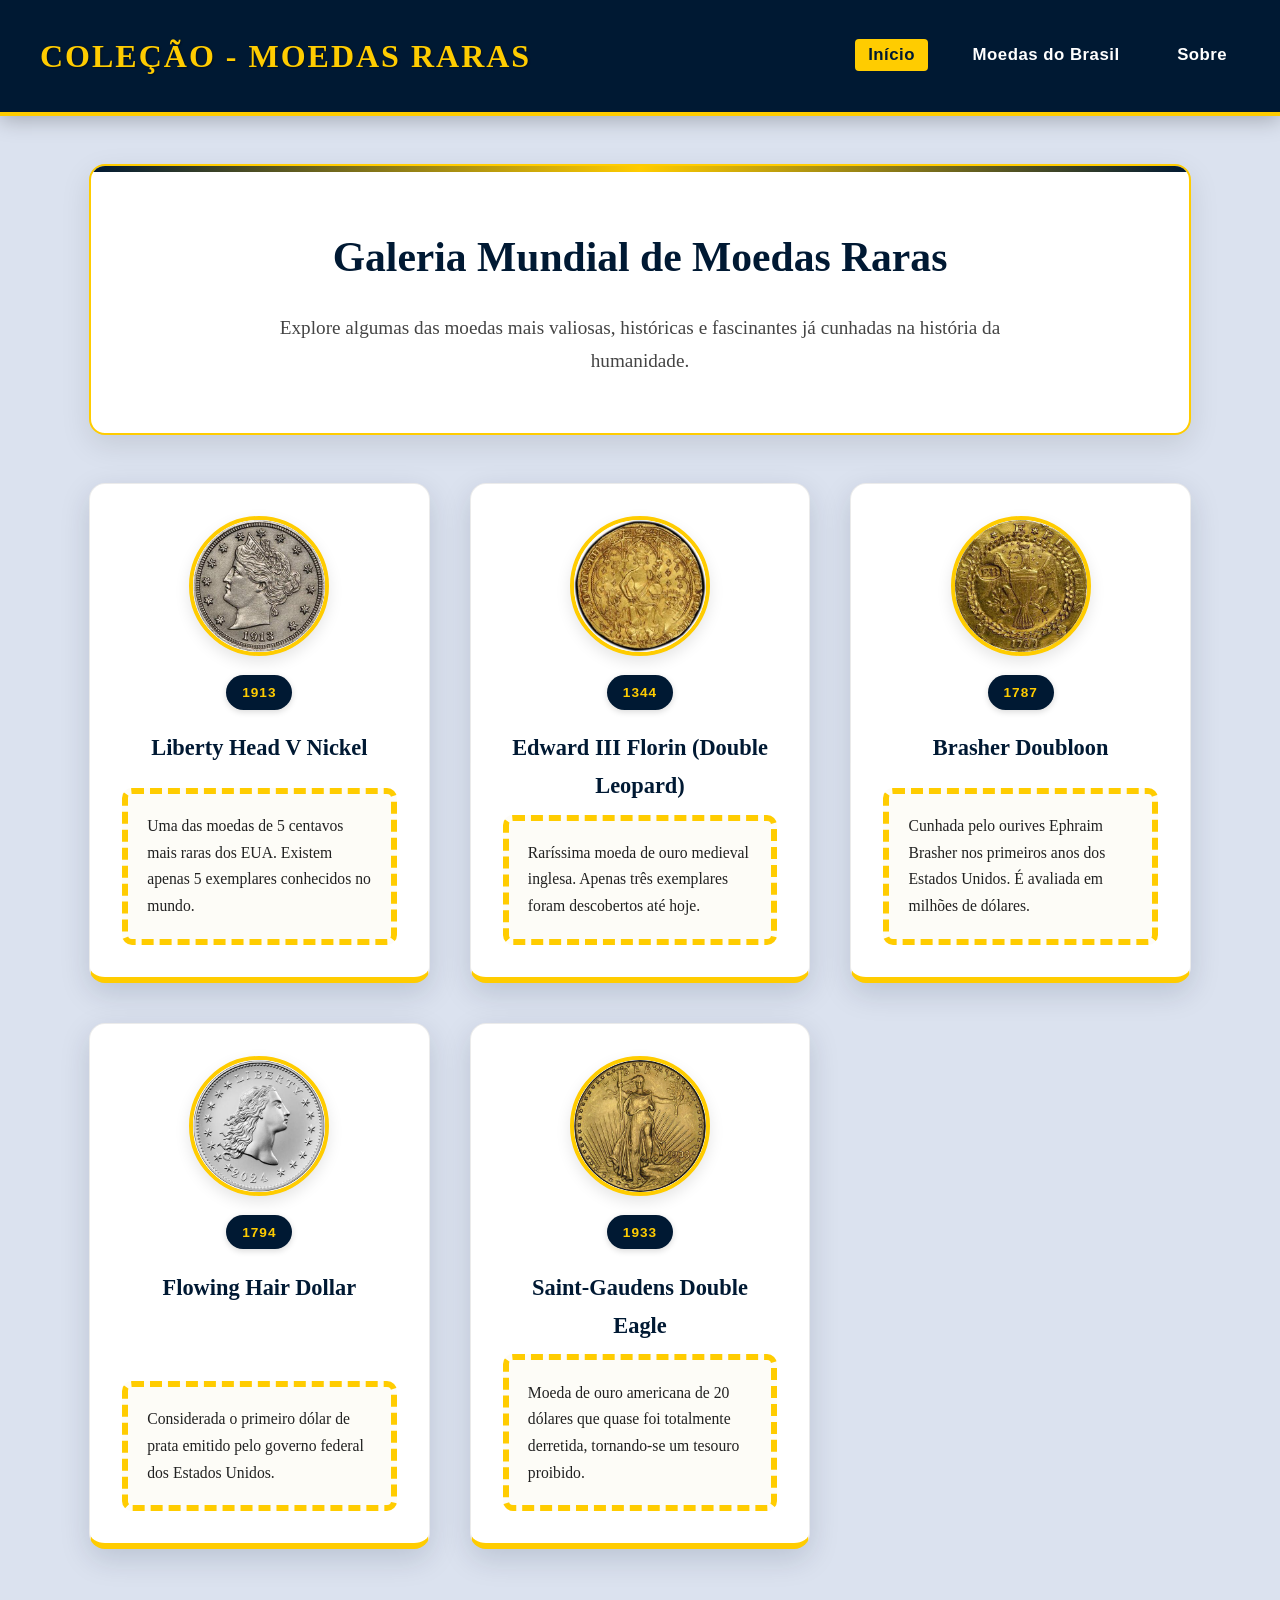
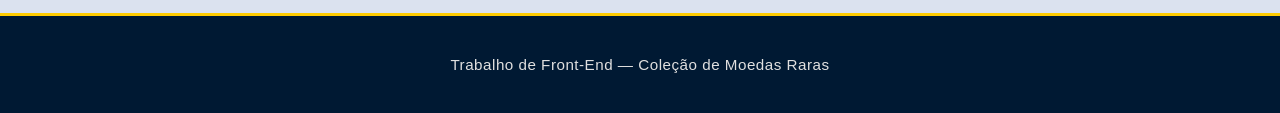
<file: index.html>
<!DOCTYPE html>
<html lang="pt-BR">
<head>
    <meta charset="UTF-8">
    <meta name="viewport" content="width=device-width, initial-scale=1.0">
    <title>Coleção - Moedas Raras - Início</title>
    <link rel="icon" type="image/png" href="imagens/Moeda.png">
    <!-- Ligação com o CSS externo -->
    <link rel="stylesheet" href="style.css">
</head>
<body>

    <header>
        <h1>Coleção - Moedas Raras</h1>
        <nav>
            <ul>
                <li><a href="index.html" class="ativo">Início</a></li>
                <li><a href="Moedas_Brasil.html">Moedas do Brasil</a></li>
                <li><a href="Sobre.html">Sobre</a></li>
            </ul>
        </nav>
    </header>

    <main class="container">
        <section class="hero">
            <h2>Galeria Mundial de Moedas Raras</h2>
            <p>
                Explore algumas das moedas mais valiosas, históricas e fascinantes já cunhadas na história da humanidade.
            </p>
        </section>

        <div class="grade-moedas">
            <!-- Moeda 1: Liberty Head V Nickel -->
            <article class="card-moeda">
                <div>
                    <img src="imagens/LibertyHeadV1913.jpg" alt="Liberty Head V Nickel">
                    <span class="tag-ano">1913</span>
                    <h3>Liberty Head V Nickel</h3>
                </div>
                <div class="info-box">
                    <p>Uma das moedas de 5 centavos mais raras dos EUA. Existem apenas 5 exemplares conhecidos no mundo.</p>
                </div>
            </article>

            <!-- Moeda 2: Edward III Florin -->
            <article class="card-moeda">
                <div>
                    <img src="imagens/EdwardIII_Florin.jpg" alt="Edward III Florin">
                    <span class="tag-ano">1344</span>
                    <h3>Edward III Florin (Double Leopard)</h3>
                </div>
                <div class="info-box">
                    <p>Raríssima moeda de ouro medieval inglesa. Apenas três exemplares foram descobertos até hoje.</p>
                </div>
            </article>

            <!-- Moeda 3: Brasher Doubloon -->
            <article class="card-moeda">
                <div>
                    <img src="imagens/Brasher_Doubloon.jpg" alt="Brasher Doubloon">
                    <span class="tag-ano">1787</span>
                    <h3>Brasher Doubloon</h3>
                </div>
                <div class="info-box">
                    <p>Cunhada pelo ourives Ephraim Brasher nos primeiros anos dos Estados Unidos. É avaliada em milhões de dólares.</p>
                </div>
            </article>

            <!-- Moeda 4: Flowing Hair Dollar -->
            <article class="card-moeda">
                <div>
                    <img src="imagens/FlowingHair_Silver.jpg" alt="Flowing Hair Dollar">
                    <span class="tag-ano">1794</span>
                    <h3>Flowing Hair Dollar</h3>
                </div>
                <div class="info-box">
                    <p>Considerada o primeiro dólar de prata emitido pelo governo federal dos Estados Unidos.</p>
                </div>
            </article>

            <!-- Moeda 5: Double Eagle -->
            <article class="card-moeda">
                <div>
                    <img src="imagens/1933Double_Eagle.jpg" alt="Saint-Gaudens Double Eagle">
                    <span class="tag-ano">1933</span>
                    <h3>Saint-Gaudens Double Eagle</h3>
                </div>
                <div class="info-box">
                    <p>Moeda de ouro americana de 20 dólares que quase foi totalmente derretida, tornando-se um tesouro proibido.</p>
                </div>
            </article>
        </div>
    </main>

    <footer>
        <p>Trabalho de Front-End — Coleção de Moedas Raras</p>
    </footer>

</body>
</html>
</file>
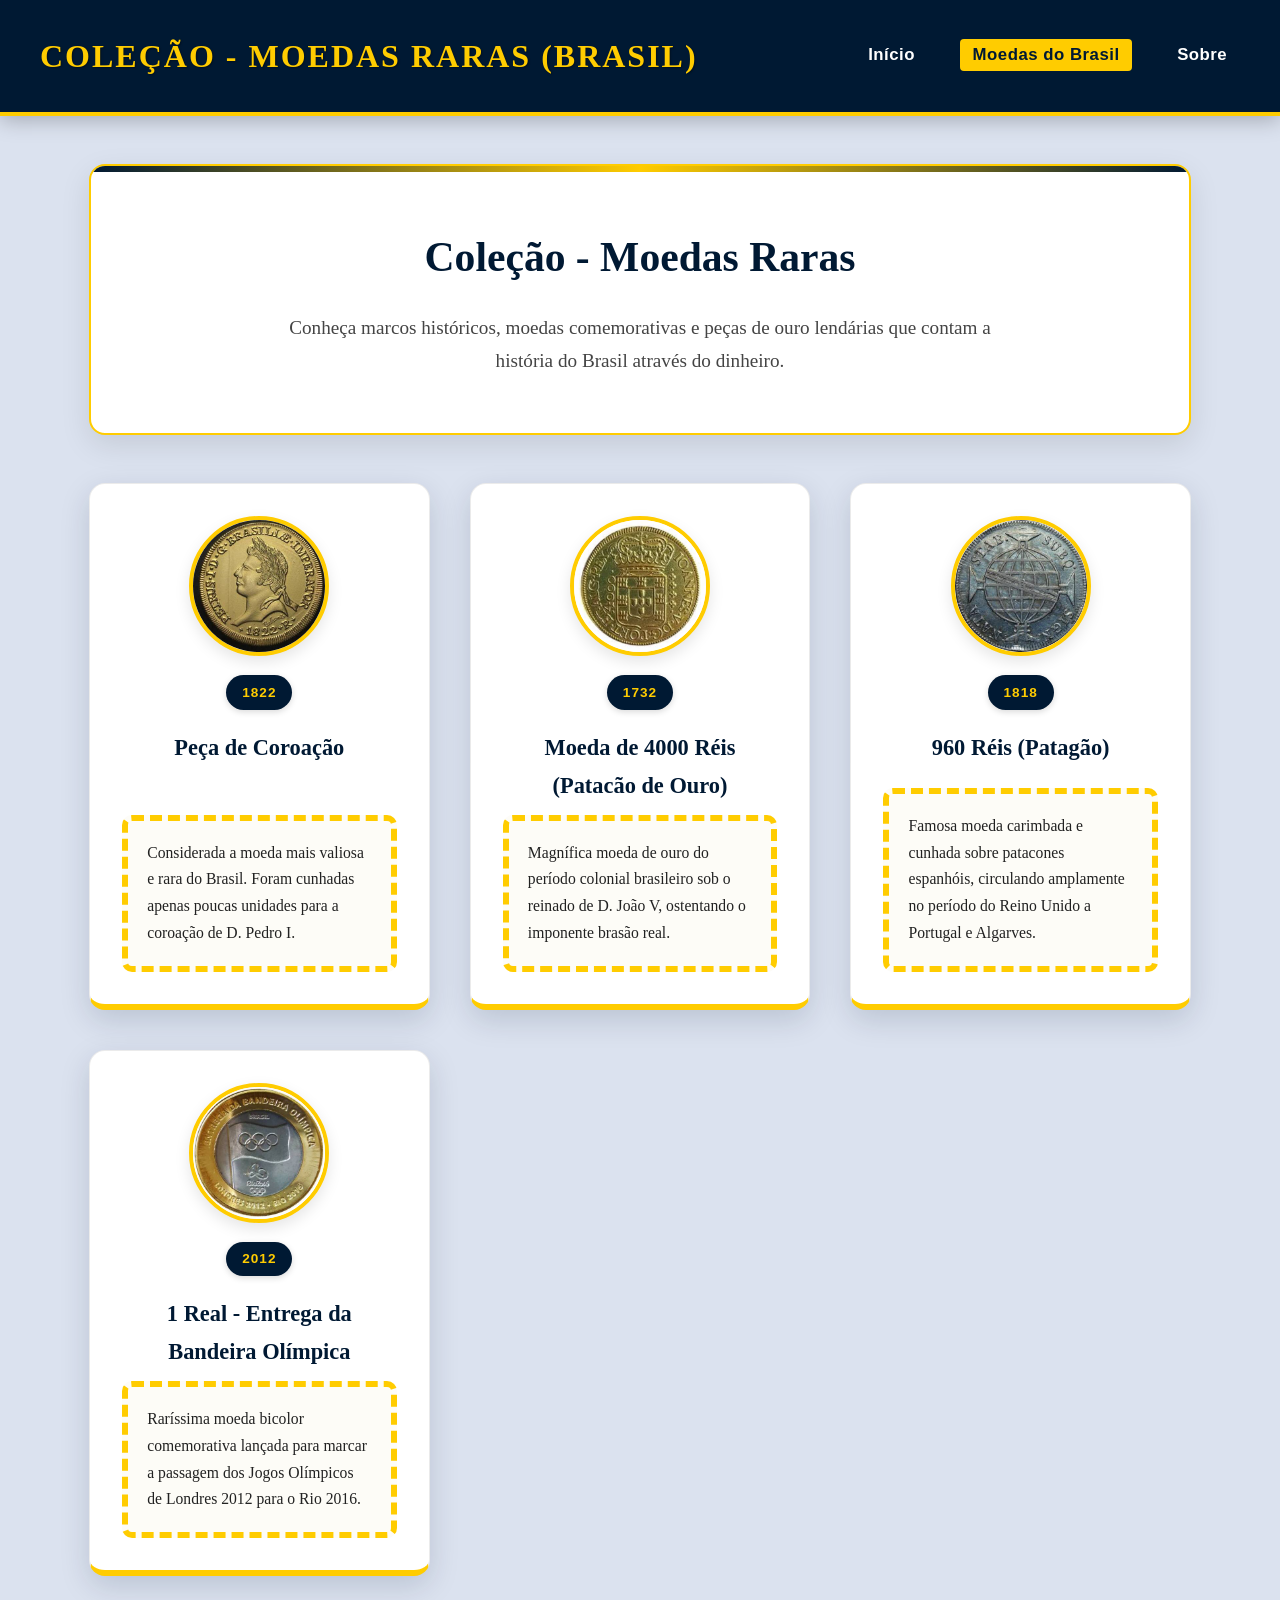
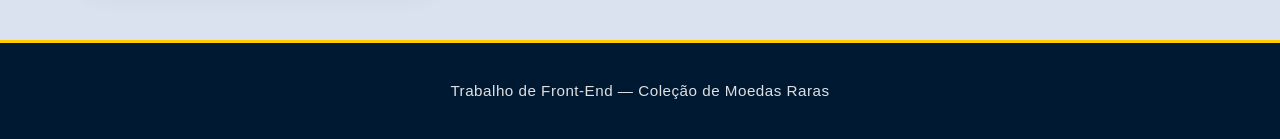
<file: Moedas_Brasil.html>
<!DOCTYPE html>
<html lang="pt-BR">
<head>
    <meta charset="UTF-8">
    <meta name="viewport" content="width=device-width, initial-scale=1.0">
    <title>Coleção - Raras Moedas do Brasil</title>
    <link rel="icon" type="image/png" href="imagens/Moeda.png">
    <!-- Ligação com o mesmo CSS externo -->
    <link rel="stylesheet" href="style.css">
</head>
<body>

    <header>
        <h1>Coleção - Moedas Raras (Brasil)</h1>
        <nav>
            <ul>
                <li><a href="index.html">Início</a></li>
                <li><a href="Moedas_Brasil.html" class="ativo">Moedas do Brasil</a></li>
                <li><a href="Sobre.html">Sobre</a></li>
            </ul>
        </nav>
    </header>

    <main class="container">
        <section class="hero">
            <h2>Coleção - Moedas Raras</h2>
            <p>
                Conheça marcos históricos, moedas comemorativas e peças de ouro lendárias que contam a história do Brasil através do dinheiro.
            </p>
        </section>

        <div class="grade-moedas">
            <!-- Moeda 1: Peça de Coroação -->
            <article class="card-moeda">
                <div>
                    <img src="imagens/Peca_Coroacao.jpg" alt="Peça de Coroação de D. Pedro I">
                    <span class="tag-ano">1822</span>
                    <h3>Peça de Coroação</h3>
                </div>
                <div class="info-box">
                    <p>Considerada a moeda mais valiosa e rara do Brasil. Foram cunhadas apenas poucas unidades para a coroação de D. Pedro I.</p>
                </div>
            </article>

            <!-- Moeda 2: 4000 Réis -->
            <article class="card-moeda">
                <div>
                    <img src="imagens/4000Reis.jpg" alt="Moeda de 4000 Réis">
                    <span class="tag-ano">1732</span>
                    <h3>Moeda de 4000 Réis (Patacão de Ouro)</h3>
                </div>
                <div class="info-box">
                    <p>Magnífica moeda de ouro do período colonial brasileiro sob o reinado de D. João V, ostentando o imponente brasão real.</p>
                </div>
            </article>

            <!-- Moeda 3: 960 Réis do Rio de Janeiro -->
            <article class="card-moeda">
                <div>
                    <img src="imagens/960Reis_RiodeJaneiro.jpg" alt="Moeda de 960 Réis">
                    <span class="tag-ano">1818</span>
                    <h3>960 Réis (Patagão)</h3>
                </div>
                <div class="info-box">
                    <p>Famosa moeda carimbada e cunhada sobre patacones espanhóis, circulando amplamente no período do Reino Unido a Portugal e Algarves.</p>
                </div>
            </article>

            <!-- Moeda 4: 1 Real Olímpica (Entrega da Bandeira) -->
            <article class="card-moeda">
                <div>
                    <img src="imagens/Moeda_1RealOlimpica.jpg" alt="1 Real Entrega da Bandeira Olímpica">
                    <span class="tag-ano">2012</span>
                    <h3>1 Real - Entrega da Bandeira Olímpica</h3>
                </div>
                <div class="info-box">
                    <p>Raríssima moeda bicolor comemorativa lançada para marcar a passagem dos Jogos Olímpicos de Londres 2012 para o Rio 2016.</p>
                </div>
            </article>
        </div>
    </main>

    <footer>
        <p>Trabalho de Front-End — Coleção de Moedas Raras</p>
    </footer>

</body>
</html>
</file>
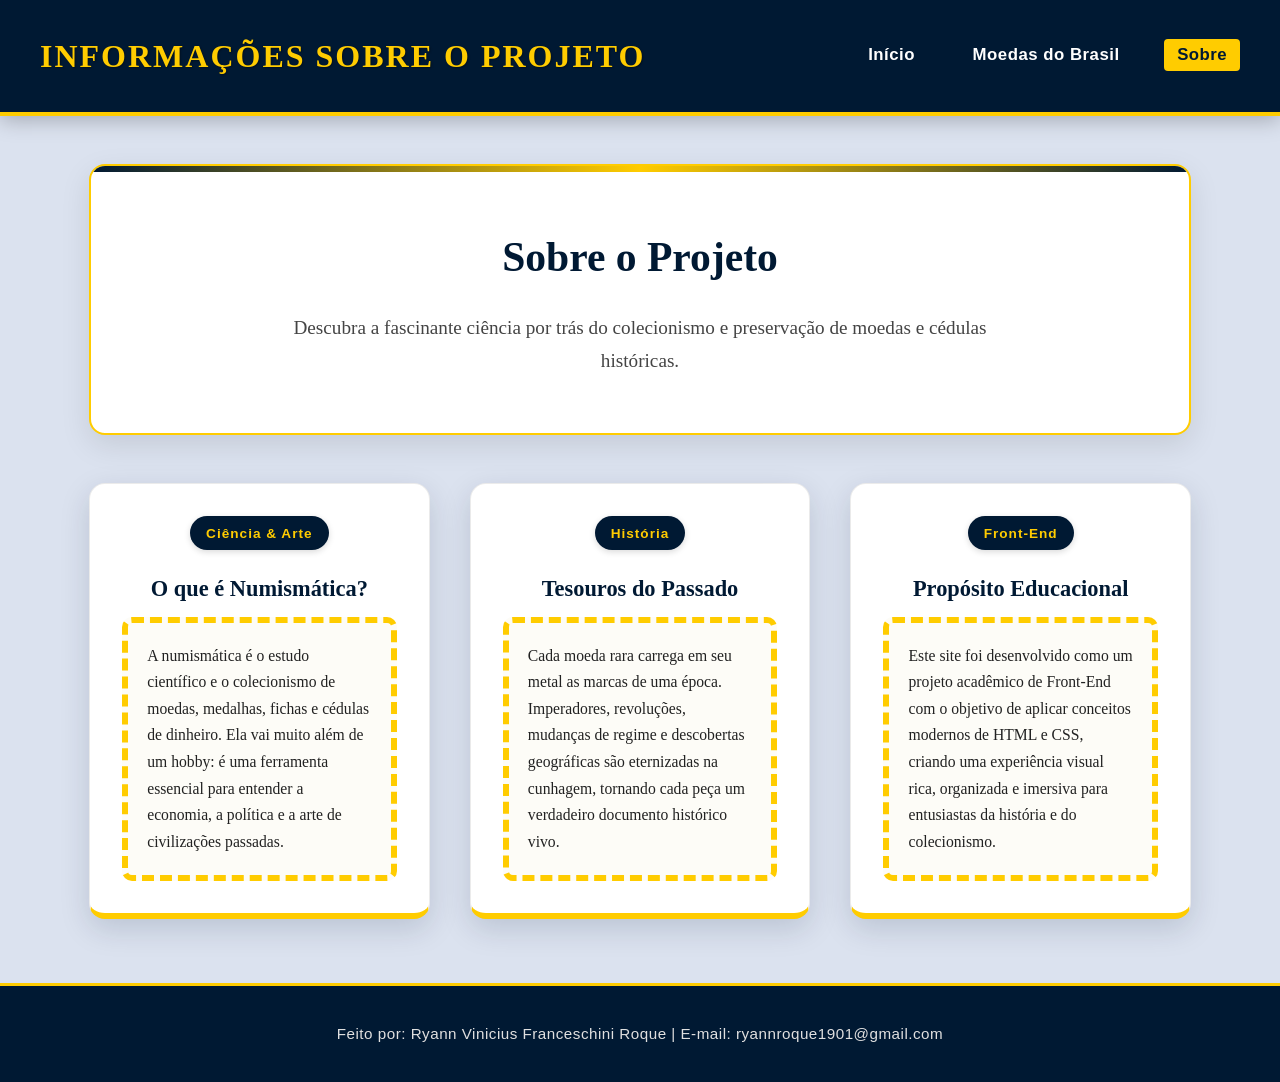
<file: Sobre.html>
<!DOCTYPE html>
<html lang="pt-BR">
<head>
    <meta charset="UTF-8">
    <meta name="viewport" content="width=device-width, initial-scale=1.0">
    <title>Numismática & Raridades - Sobre</title>
    <link rel="icon" type="image/png" href="imagens/Moeda.png">
    <!-- Ligação com o mesmo CSS externo -->
    <link rel="stylesheet" href="style.css">
</head>
<body>

    <header>
        <h1>Informações sobre o projeto</h1>
        <nav>
            <ul>
                <li><a href="index.html">Início</a></li>
                <li><a href="Moedas_Brasil.html">Moedas do Brasil</a></li>
                <li><a href="Sobre.html" class="ativo">Sobre</a></li>
            </ul>
        </nav>
    </header>

    <main class="container">
        <section class="hero">
            <h2>Sobre o Projeto</h2>
            <p>
                Descubra a fascinante ciência por trás do colecionismo e preservação de moedas e cédulas históricas.
            </p>
        </section>

        <div class="grade-moedas">
            <!-- Card 1: O que é Numismática -->
            <article class="card-moeda">
                <div>
                    <span class="tag-ano">Ciência & Arte</span>
                    <h3>O que é Numismática?</h3>
                </div>
                <div class="info-box">
                    <p>A numismática é o estudo científico e o colecionismo de moedas, medalhas, fichas e cédulas de dinheiro. Ela vai muito além de um hobby: é uma ferramenta essencial para entender a economia, a política e a arte de civilizações passadas.</p>
                </div>
            </article>

            <!-- Card 2: A Importância Histórica -->
            <article class="card-moeda">
                <div>
                    <span class="tag-ano">História</span>
                    <h3>Tesouros do Passado</h3>
                </div>
                <div class="info-box">
                    <p>Cada moeda rara carrega em seu metal as marcas de uma época. Imperadores, revoluções, mudanças de regime e descobertas geográficas são eternizadas na cunhagem, tornando cada peça um verdadeiro documento histórico vivo.</p>
                </div>
            </article>

            <!-- Card 3: Sobre o Trabalho -->
            <article class="card-moeda">
                <div>
                    <span class="tag-ano">Front-End</span>
                    <h3>Propósito Educacional</h3>
                </div>
                <div class="info-box">
                    <p>Este site foi desenvolvido como um projeto acadêmico de Front-End com o objetivo de aplicar conceitos modernos de HTML e CSS, criando uma experiência visual rica, organizada e imersiva para entusiastas da história e do colecionismo.</p>
                </div>
            </article>
        </div>
    </main>

    <footer>
        <p>Feito por: Ryann Vinicius Franceschini Roque | E-mail: ryannroque1901@gmail.com</p>
    </footer>

</body>
</html>
</file>
<file: style.css>
* {
    margin: 0;
    padding: 0;
    box-sizing: border-box;
}

body {
    font-family: 'Georgia', serif;
    background-color: #dbe2ef;
    color: #111111;
    line-height: 1.7;
}

/* Cabeçalho */
header {
    background-color: #001933;
    color: #ffcc00;
    padding: 1.8rem 2.5rem;
    display: flex;
    justify-content: space-between;
    align-items: center;
    border-bottom: 4px solid #ffcc00;
    box-shadow: 0 4px 20px rgba(0,0,0,0.25);
}

header h1 {
    font-family: 'Cinzel', 'Times New Roman', serif;
    font-size: 2rem;
    letter-spacing: 2px;
    font-weight: 700;
    text-transform: uppercase;
    text-shadow: 1px 1px 2px rgba(0,0,0,0.4);
}

nav ul {
    list-style: none;
    display: flex;
    gap: 2rem;
}

nav a {
    color: #ffffff;
    text-decoration: none;
    font-family: 'Segoe UI', Tahoma, sans-serif;
    font-weight: 600;
    font-size: 1.05rem;
    letter-spacing: 0.5px;
    transition: all 0.3s ease;
    padding: 0.4rem 0.8rem;
    border-radius: 4px;
}

nav a:hover, nav a.ativo {
    color: #001933;
    background-color: #ffcc00;
    font-weight: 700;
}

/* Container Principal */
.container {
    max-width: 1150px;
    margin: 3rem auto;
    padding: 0 1.5rem;
}

/* Seção de Apresentação (Hero) */
.hero {
    background: #ffffff;
    padding: 3.5rem 2.5rem;
    border-radius: 16px;
    text-align: center;
    box-shadow: 0 10px 30px rgba(0,0,0,0.1);
    border: 2px solid #ffcc00;
    position: relative;
    overflow: hidden;
    margin-bottom: 3rem;
}

.hero::before {
    content: '';
    position: absolute;
    top: 0;
    left: 0;
    width: 100%;
    height: 6px;
    background: linear-gradient(90deg, #001933, #ffcc00, #001933);
}

.hero h2 {
    color: #001933;
    font-size: 2.6rem;
    margin-bottom: 1.2rem;
    font-family: 'Cinzel', 'Georgia', serif;
    font-weight: 700;
}

.hero p {
    font-size: 1.2rem;
    color: #444444;
    max-width: 750px;
    margin: 0 auto;
}

/* Grade de Cards */
.grade-moedas {
    display: grid;
    grid-template-columns: repeat(auto-fit, minmax(340px, 1fr));
    gap: 2.5rem;
    margin-top: 2rem;
}

/* Cards */
.card-moeda {
    background: #ffffff;
    border-radius: 16px;
    padding: 2rem;
    box-shadow: 0 10px 30px rgba(0, 25, 51, 0.15);
    text-align: center;
    border: 1px solid rgba(0,0,0,0.08);
    border-bottom: 6px solid #ffcc00;
    display: flex;
    flex-direction: column;
    justify-content: space-between;
    transition: transform 0.3s ease, box-shadow 0.3s ease;
}

.card-moeda:hover {
    transform: translateY(-8px);
    box-shadow: 0 15px 40px rgba(0, 25, 51, 0.25);
}

/* Imagens das Moedas */
.card-moeda img {
    width: 140px;
    height: 140px;
    object-fit: contain;
    border-radius: 50%;
    border: 4px solid #ffcc00;
    margin: 0 auto 1.2rem auto;
    display: block;
    background-color: #faf8f2;
    box-shadow: 0 6px 15px rgba(0,0,0,0.1);
    transition: transform 0.3s ease;
}

.card-moeda:hover img {
    transform: scale(1.05);
}

.card-moeda h3 {
    color: #001933;
    font-size: 1.4rem;
    margin-bottom: 0.6rem;
    font-family: 'Cinzel', 'Georgia', serif;
    font-weight: 700;
}

/* Tag de Ano / Categoria */
.tag-ano {
    display: inline-block;
    background-color: #001933;
    color: #ffcc00;
    font-family: 'Segoe UI', Tahoma, sans-serif;
    font-size: 0.85rem;
    font-weight: 700;
    padding: 0.35rem 1rem;
    border-radius: 20px;
    margin-bottom: 1.2rem;
    letter-spacing: 1px;
    box-shadow: 0 2px 6px rgba(0,0,0,0.15);
}

/* Caixa de Informação com o tracejado de 6px */
.info-box {
    border: 6px dashed #ffcc00;
    background-color: #fdfcf7;
    padding: 1.2rem;
    border-radius: 10px;
    margin-top: auto;
    text-align: left;
    font-size: 0.98rem;
    color: #222222;
}

/* Rodapé */
footer {
    text-align: center;
    padding: 2.2rem;
    margin-top: 4rem;
    background-color: #001933;
    color: #e0e0e0;
    font-size: 0.95rem;
    font-family: 'Segoe UI', Tahoma, sans-serif;
    letter-spacing: 0.5px;
    border-top: 3px solid #ffcc00;
}
</file>
